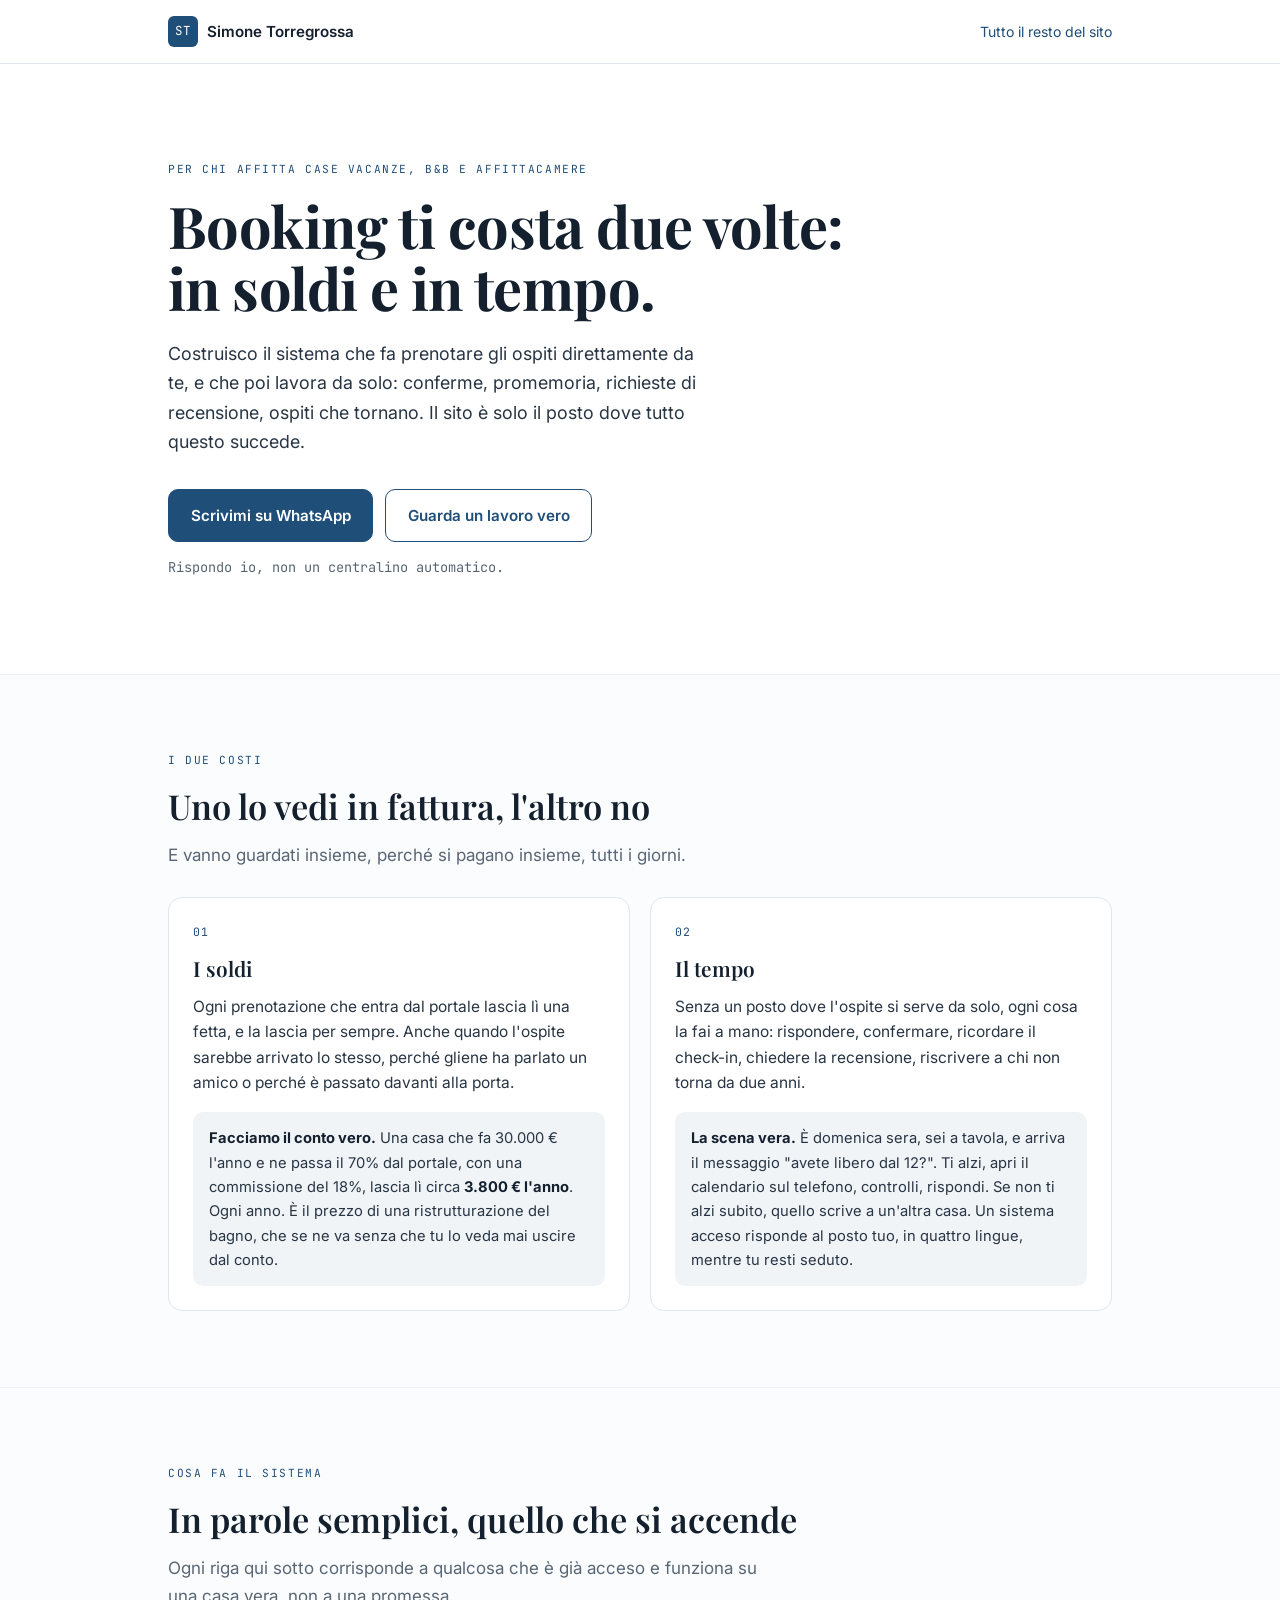
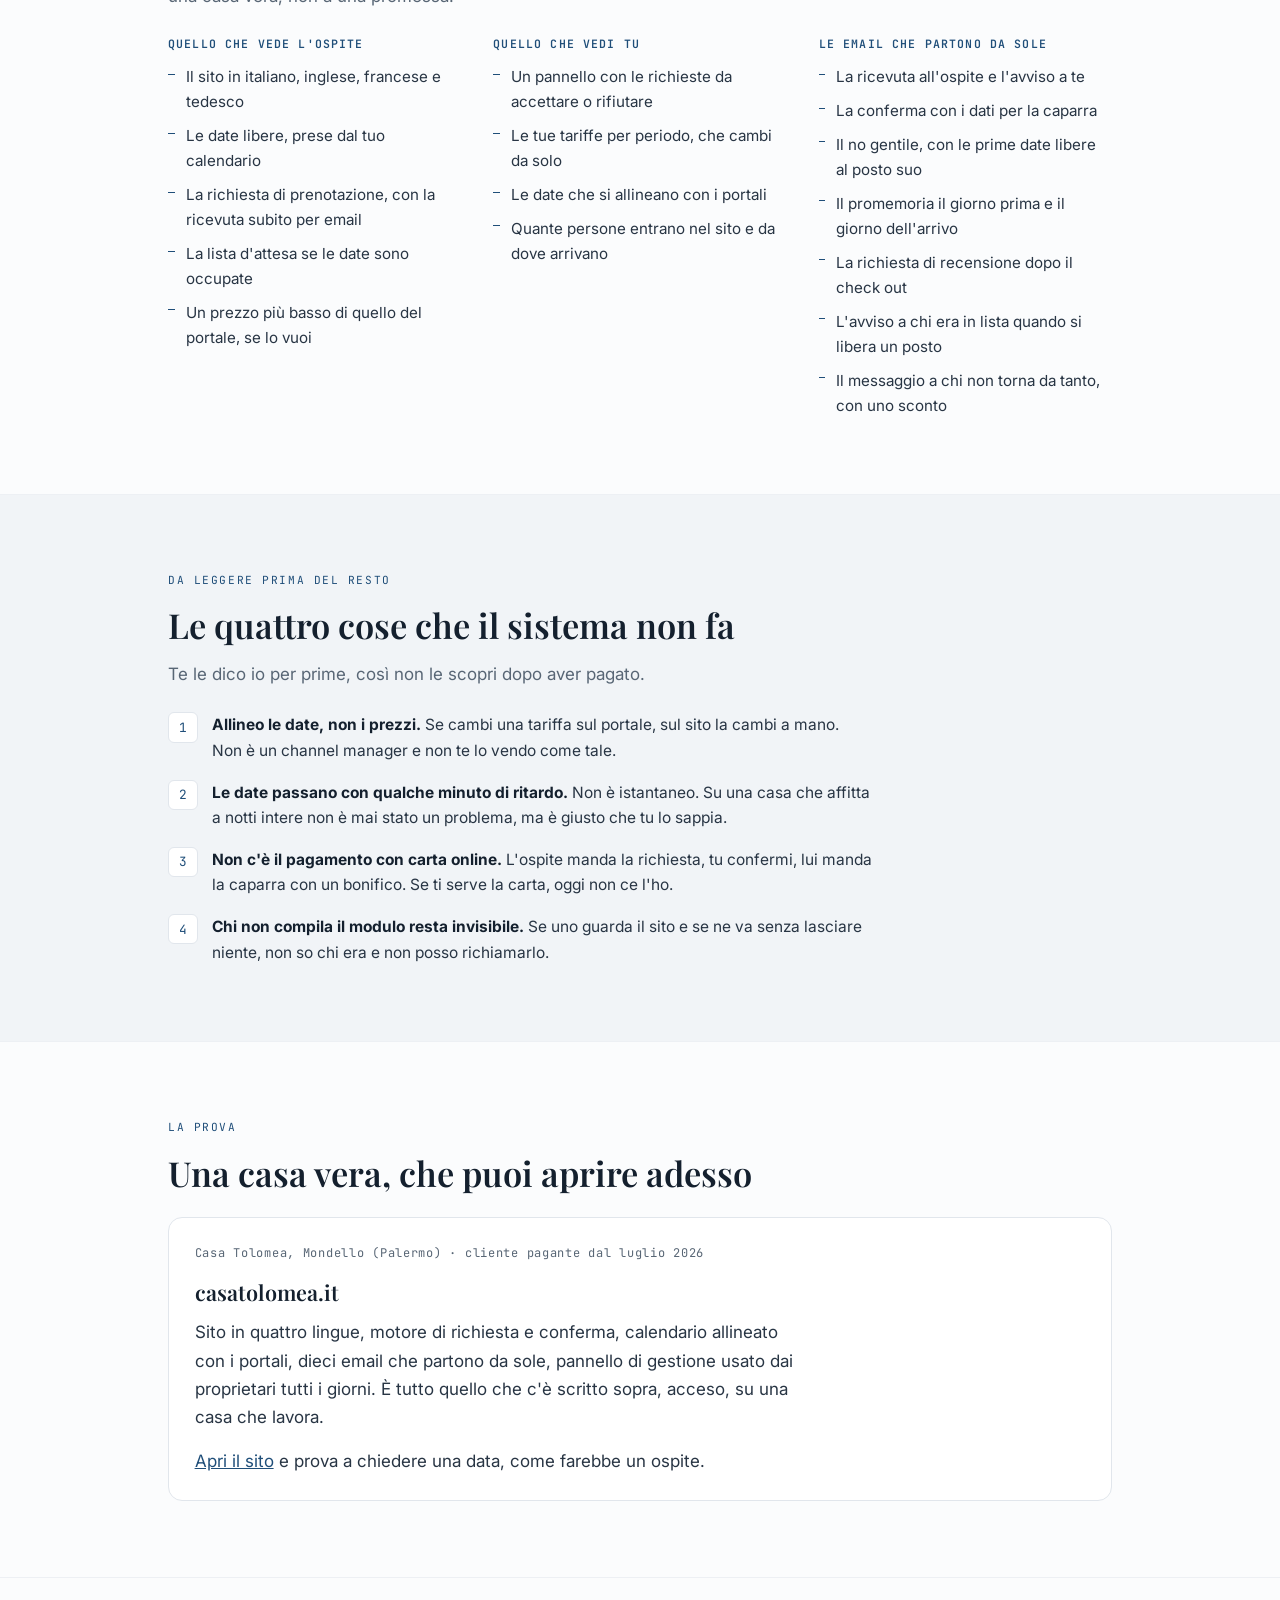
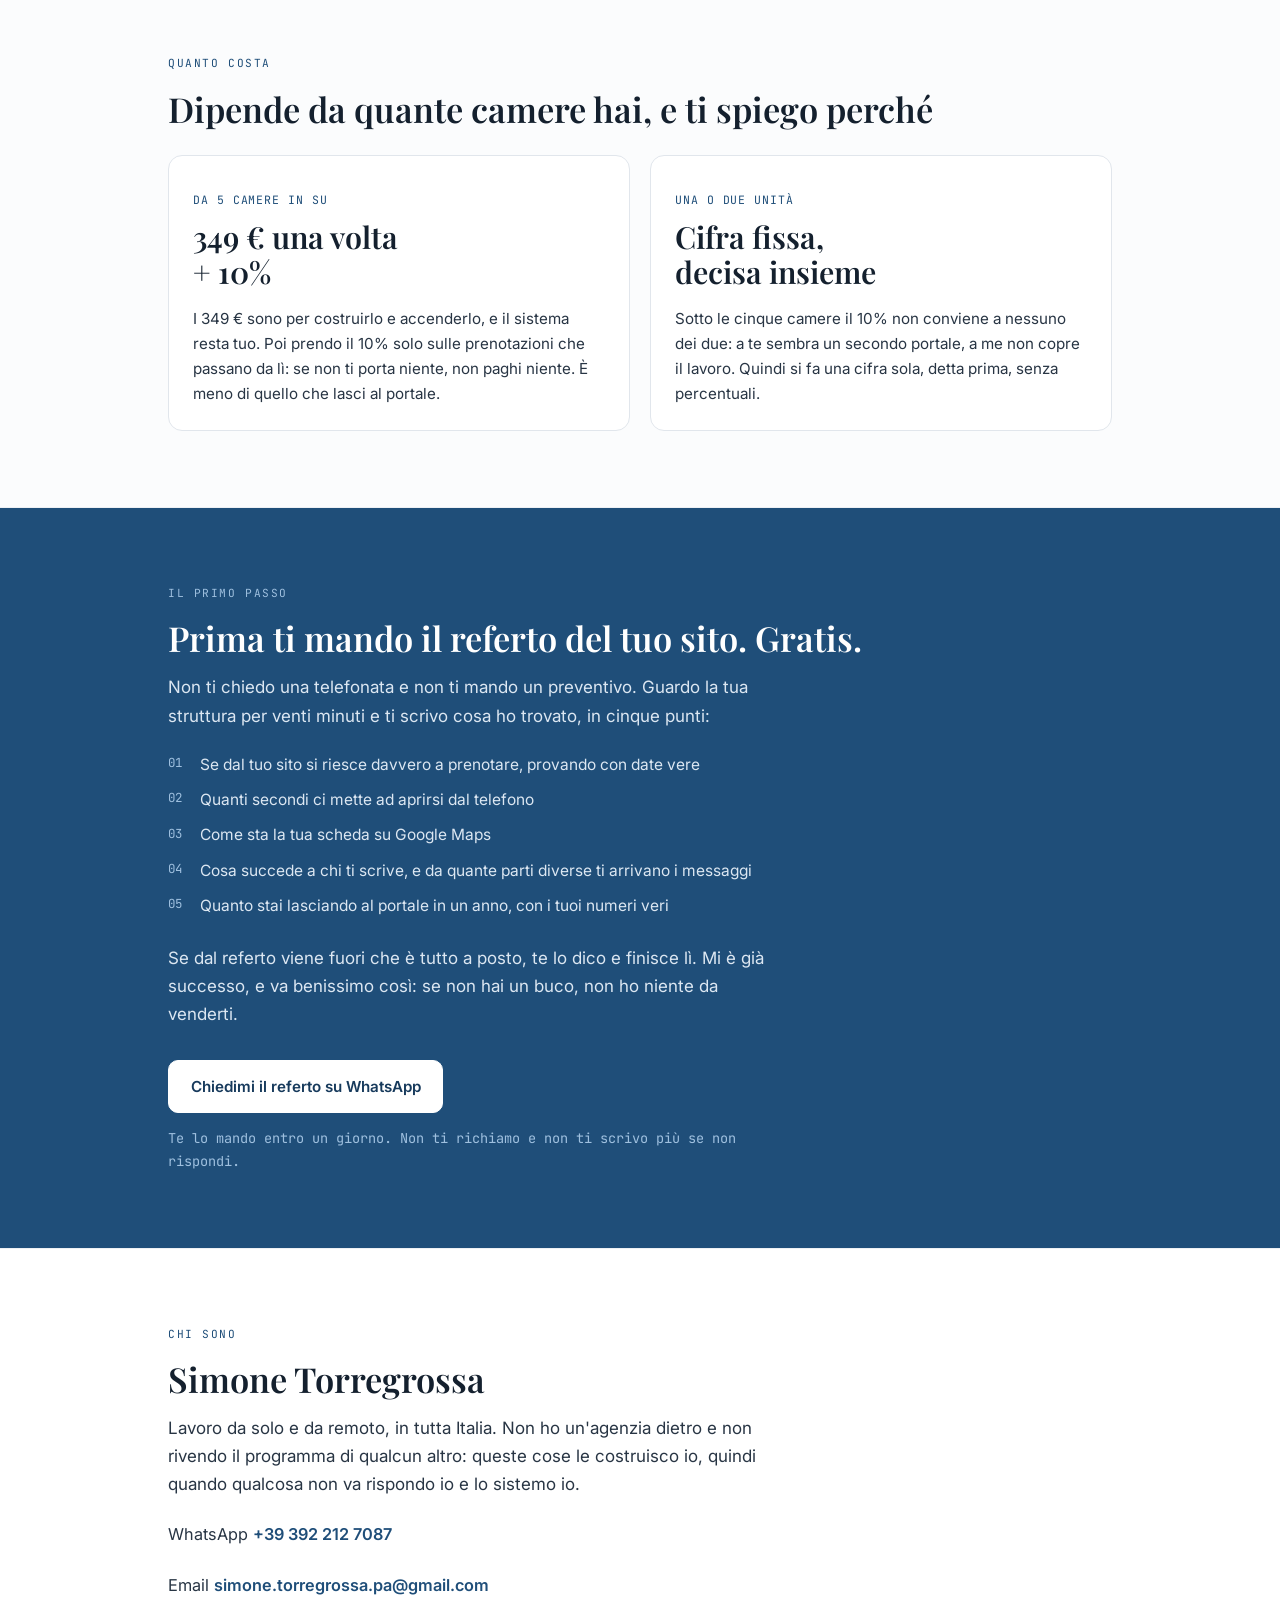
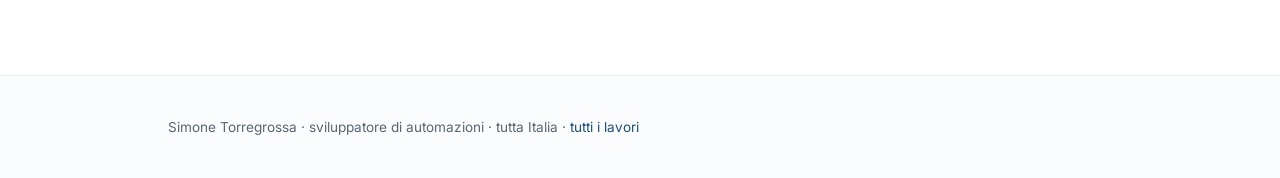
<file: case-vacanze/index.html>
<!DOCTYPE html>
<html lang="it">
<head>
<meta charset="utf-8" />
<meta name="viewport" content="width=device-width, initial-scale=1" />
<title>Prenotazioni dirette per case vacanze e B&amp;B | Simone Torregrossa</title>
<meta name="description" content="Booking ti costa due volte, in soldi e in tempo. Costruisco il sistema che fa prenotare gli ospiti sul tuo sito e manda da solo conferme, promemoria e richieste di recensione. Con i limiti dichiarati per primi." />
<link rel="canonical" href="https://torregrossadev.com/case-vacanze/" />
<meta property="og:type" content="website" />
<meta property="og:title" content="Prenotazioni dirette per case vacanze e B&amp;B" />
<meta property="og:description" content="Booking ti costa due volte, in soldi e in tempo. Il sistema che apre il canale diretto e lavora da solo." />
<meta property="og:url" content="https://torregrossadev.com/case-vacanze/" />
<link rel="preconnect" href="https://fonts.googleapis.com" />
<link rel="preconnect" href="https://fonts.gstatic.com" crossorigin />
<link rel="stylesheet" href="https://fonts.googleapis.com/css2?family=Inter:wght@400;500;600&family=JetBrains+Mono:wght@400;500&family=Playfair+Display:ital,wght@0,500;0,600;0,700;1,500&display=swap" />
<style>
:root{
  --bg:#FBFCFD; --bg-alt:#F1F4F7; --ink:#14202E; --ink-soft:#283544;
  --muted:#586675; --line:#E1E6EC; --line-soft:#EDF0F4;
  --accent:#1F4E79; --accent-ink:#173A5C; --white:#FFFFFF;
  --serif:"Playfair Display",Georgia,"Times New Roman",serif;
  --sans:"Inter",-apple-system,BlinkMacSystemFont,"Segoe UI",Roboto,sans-serif;
  --mono:"JetBrains Mono",ui-monospace,SFMono-Regular,Menlo,monospace;
  --container:64rem; --radius:14px;
}
*,*::before,*::after{box-sizing:border-box}
*{margin:0}
html{-webkit-text-size-adjust:100%}
body{
  font-family:var(--sans);font-size:17px;line-height:1.65;
  color:var(--ink-soft);background:var(--bg);-webkit-font-smoothing:antialiased;
}
img,svg{display:block;max-width:100%}
a{color:var(--accent)}
a:focus-visible,.btn:focus-visible{outline:2px solid var(--accent);outline-offset:3px;border-radius:4px}
.container{width:100%;max-width:var(--container);margin-inline:auto;padding-inline:clamp(1.25rem,5vw,2.5rem)}

/* testata */
.site-header{border-bottom:1px solid var(--line);background:var(--white)}
.header-inner{display:flex;align-items:center;justify-content:space-between;gap:1rem;padding-block:1rem}
.brand{display:flex;align-items:center;gap:.6rem;text-decoration:none;color:var(--ink)}
.brand-mark{
  font-family:var(--mono);font-size:.78rem;letter-spacing:.06em;
  background:var(--accent);color:var(--white);padding:.32rem .45rem;border-radius:6px;
}
.brand-name{font-weight:600;font-size:.95rem}
.header-inner .torna{font-size:.88rem;text-decoration:none}
.header-inner .torna:hover{text-decoration:underline}

/* impianto */
section{padding-block:clamp(3rem,7vw,4.75rem);border-bottom:1px solid var(--line-soft)}
.eyebrow{
  font-family:var(--mono);font-size:.7rem;letter-spacing:.14em;text-transform:uppercase;
  color:var(--accent);margin-bottom:1rem;
}
h1{
  font-family:var(--serif);font-weight:700;color:var(--ink);
  font-size:clamp(2.3rem,6.5vw,3.6rem);line-height:1.08;letter-spacing:-.01em;
  text-wrap:balance;
}
h2{
  font-family:var(--serif);font-weight:600;color:var(--ink);
  font-size:clamp(1.6rem,4vw,2.15rem);line-height:1.18;margin-bottom:.9rem;text-wrap:balance;
}
h3{font-family:var(--sans);font-weight:600;color:var(--ink);font-size:1.02rem;margin-bottom:.35rem}
p{max-width:38rem;margin-bottom:1rem}
p:last-child{margin-bottom:0}
.guida{color:var(--muted)}

/* apertura */
.hero{background:var(--white);padding-block:clamp(3.5rem,9vw,6rem)}
.hero p.occhiello{font-size:1.12rem;max-width:34rem;margin-top:1.25rem}
.azioni{display:flex;flex-wrap:wrap;gap:.75rem;margin-top:2rem}
.btn{
  display:inline-block;text-decoration:none;font-weight:600;font-size:.95rem;
  padding:.8rem 1.35rem;border-radius:10px;border:1px solid var(--accent);
  background:var(--accent);color:var(--white);
}
.btn:hover{background:var(--accent-ink);border-color:var(--accent-ink)}
.btn.chiaro{background:var(--white);color:var(--accent)}
.btn.chiaro:hover{background:var(--bg-alt)}
.sotto-azioni{font-size:.85rem;color:var(--muted);margin-top:.9rem;font-family:var(--mono)}

/* due costi */
.costi{display:grid;gap:1.25rem;margin-top:1.75rem}
@media(min-width:760px){.costi{grid-template-columns:1fr 1fr}}
.costo{background:var(--white);border:1px solid var(--line);border-radius:var(--radius);padding:1.5rem}
.costo .num{font-family:var(--mono);font-size:.72rem;color:var(--accent);letter-spacing:.1em;margin-bottom:.6rem}
.costo h3{font-family:var(--serif);font-size:1.3rem;font-weight:600;margin-bottom:.55rem}
.costo p{font-size:.97rem}
.scena{
  margin-top:1rem;padding:.9rem 1rem;background:var(--bg-alt);
  border-radius:10px;font-size:.92rem;color:var(--ink-soft);
}
.scena b{color:var(--ink)}

/* elenchi */
.blocchi{display:grid;gap:1.5rem;margin-top:1.5rem}
@media(min-width:760px){.blocchi{grid-template-columns:repeat(3,1fr);gap:2rem}}
.blocco h3{
  font-family:var(--mono);font-size:.72rem;letter-spacing:.1em;text-transform:uppercase;
  color:var(--accent);margin-bottom:.7rem;
}
.blocco ul{list-style:none;padding:0;display:grid;gap:.55rem}
.blocco li{font-size:.95rem;padding-left:1.1rem;position:relative}
.blocco li::before{content:"";position:absolute;left:0;top:.62em;width:.42rem;height:1px;background:var(--accent)}

/* limiti */
.limiti{background:var(--bg-alt)}
.limiti ol{list-style:none;padding:0;counter-reset:l;display:grid;gap:1rem;margin-top:1.5rem;max-width:44rem}
.limiti li{counter-increment:l;display:grid;grid-template-columns:1.9rem 1fr;gap:.85rem;font-size:.97rem}
.limiti li::before{
  content:counter(l);font-family:var(--mono);font-size:.8rem;color:var(--accent);
  border:1px solid var(--line);background:var(--white);border-radius:6px;
  width:1.9rem;height:1.9rem;display:grid;place-items:center;
}
.limiti li b{color:var(--ink)}

/* prova */
.prova{background:var(--white);border:1px solid var(--line);border-radius:var(--radius);padding:1.6rem;margin-top:1.5rem}
.prova .riga{font-family:var(--mono);font-size:.75rem;color:var(--muted);letter-spacing:.06em;margin-bottom:.7rem}
.prova h3{font-family:var(--serif);font-size:1.35rem;margin-bottom:.5rem}

/* prezzo */
.prezzi{display:grid;gap:1.25rem;margin-top:1.6rem}
@media(min-width:760px){.prezzi{grid-template-columns:1fr 1fr}}
.prezzo{border:1px solid var(--line);border-radius:var(--radius);padding:1.5rem;background:var(--white)}
.prezzo .cifra{font-family:var(--serif);font-size:1.9rem;color:var(--ink);font-weight:600;line-height:1.15}
.prezzo .quando{font-family:var(--mono);font-size:.72rem;letter-spacing:.08em;text-transform:uppercase;color:var(--accent);margin-bottom:.7rem}
.prezzo p{font-size:.95rem;margin-top:.6rem}

/* referto */
.referto{background:var(--accent);color:#DCE7F2}
.referto h2,.referto h3{color:var(--white)}
.referto .eyebrow{color:#9FC0DF}
.referto p{color:#DCE7F2}
.referto ol{list-style:none;padding:0;counter-reset:r;display:grid;gap:.6rem;margin:1.4rem 0 1.6rem;max-width:38rem}
.referto ol li{counter-increment:r;padding-left:2rem;position:relative;font-size:.97rem;color:#DCE7F2}
.referto ol li::before{
  content:"0" counter(r);position:absolute;left:0;top:.1em;
  font-family:var(--mono);font-size:.78rem;color:#9FC0DF;
}
.referto .btn{background:var(--white);color:var(--accent-ink);border-color:var(--white)}
.referto .btn:hover{background:#E8EFF6}
.referto .sotto-azioni{color:#9FC0DF}

/* chiusura */
.contatti{background:var(--white)}
.recapiti{display:grid;gap:.5rem;margin-top:1.4rem;font-size:1.02rem}
.recapiti a{font-weight:600;text-decoration:none}
.recapiti a:hover{text-decoration:underline}
footer{padding-block:2.5rem;font-size:.85rem;color:var(--muted)}
footer a{text-decoration:none}
footer a:hover{text-decoration:underline}
</style>
<script type="application/ld+json">
{
  "@context": "https://schema.org",
  "@type": "Service",
  "name": "Sistema di prenotazione diretta per case vacanze e B&B",
  "serviceType": "Sistema di prenotazione online",
  "description": "Il sistema che fa prenotare gli ospiti sul sito della struttura e manda da solo conferme, promemoria e richieste di recensione.",
  "url": "https://torregrossadev.com/case-vacanze/",
  "provider": { "@type": "Person", "@id": "https://torregrossadev.com/#simone", "name": "Simone Torregrossa", "url": "https://torregrossadev.com/" },
  "areaServed": { "@type": "Country", "name": "Italia" },
  "audience": { "@type": "BusinessAudience", "audienceType": "Case vacanze, B&B e affittacamere" }
}
</script>
</head>
<body>

<header class="site-header">
  <div class="container header-inner">
    <a class="brand" href="../" aria-label="Simone Torregrossa, torna alla home">
      <span class="brand-mark" aria-hidden="true">ST</span>
      <span class="brand-name">Simone&nbsp;Torregrossa</span>
    </a>
    <a class="torna" href="../">Tutto il resto del sito</a>
  </div>
</header>

<main>

  <section class="hero">
    <div class="container">
      <p class="eyebrow">Per chi affitta case vacanze, B&amp;B e affittacamere</p>
      <h1>Booking ti costa due volte:<br>in soldi e in tempo.</h1>
      <p class="occhiello">Costruisco il sistema che fa prenotare gli ospiti direttamente da te, e che poi lavora da solo: conferme, promemoria, richieste di recensione, ospiti che tornano. Il sito è solo il posto dove tutto questo succede.</p>
      <div class="azioni">
        <a class="btn" href="https://wa.me/393922127087">Scrivimi su WhatsApp</a>
        <a class="btn chiaro" href="https://www.casatolomea.it" rel="noopener">Guarda un lavoro vero</a>
      </div>
      <p class="sotto-azioni">Rispondo io, non un centralino automatico.</p>
    </div>
  </section>

  <section>
    <div class="container">
      <p class="eyebrow">I due costi</p>
      <h2>Uno lo vedi in fattura, l'altro no</h2>
      <p class="guida">E vanno guardati insieme, perché si pagano insieme, tutti i giorni.</p>

      <div class="costi">
        <div class="costo">
          <p class="num">01</p>
          <h3>I soldi</h3>
          <p>Ogni prenotazione che entra dal portale lascia lì una fetta, e la lascia per sempre. Anche quando l'ospite sarebbe arrivato lo stesso, perché gliene ha parlato un amico o perché è passato davanti alla porta.</p>
          <div class="scena">
            <b>Facciamo il conto vero.</b> Una casa che fa 30.000 € l'anno e ne passa il 70% dal portale, con una commissione del 18%, lascia lì circa <b>3.800 € l'anno</b>. Ogni anno. È il prezzo di una ristrutturazione del bagno, che se ne va senza che tu lo veda mai uscire dal conto.
          </div>
        </div>
        <div class="costo">
          <p class="num">02</p>
          <h3>Il tempo</h3>
          <p>Senza un posto dove l'ospite si serve da solo, ogni cosa la fai a mano: rispondere, confermare, ricordare il check-in, chiedere la recensione, riscrivere a chi non torna da due anni.</p>
          <div class="scena">
            <b>La scena vera.</b> È domenica sera, sei a tavola, e arriva il messaggio "avete libero dal 12?". Ti alzi, apri il calendario sul telefono, controlli, rispondi. Se non ti alzi subito, quello scrive a un'altra casa. Un sistema acceso risponde al posto tuo, in quattro lingue, mentre tu resti seduto.
          </div>
        </div>
      </div>
    </div>
  </section>

  <section>
    <div class="container">
      <p class="eyebrow">Cosa fa il sistema</p>
      <h2>In parole semplici, quello che si accende</h2>
      <p class="guida">Ogni riga qui sotto corrisponde a qualcosa che è già acceso e funziona su una casa vera, non a una promessa.</p>

      <div class="blocchi">
        <div class="blocco">
          <h3>Quello che vede l'ospite</h3>
          <ul>
            <li>Il sito in italiano, inglese, francese e tedesco</li>
            <li>Le date libere, prese dal tuo calendario</li>
            <li>La richiesta di prenotazione, con la ricevuta subito per email</li>
            <li>La lista d'attesa se le date sono occupate</li>
            <li>Un prezzo più basso di quello del portale, se lo vuoi</li>
          </ul>
        </div>
        <div class="blocco">
          <h3>Quello che vedi tu</h3>
          <ul>
            <li>Un pannello con le richieste da accettare o rifiutare</li>
            <li>Le tue tariffe per periodo, che cambi da solo</li>
            <li>Le date che si allineano con i portali</li>
            <li>Quante persone entrano nel sito e da dove arrivano</li>
          </ul>
        </div>
        <div class="blocco">
          <h3>Le email che partono da sole</h3>
          <ul>
            <li>La ricevuta all'ospite e l'avviso a te</li>
            <li>La conferma con i dati per la caparra</li>
            <li>Il no gentile, con le prime date libere al posto suo</li>
            <li>Il promemoria il giorno prima e il giorno dell'arrivo</li>
            <li>La richiesta di recensione dopo il check out</li>
            <li>L'avviso a chi era in lista quando si libera un posto</li>
            <li>Il messaggio a chi non torna da tanto, con uno sconto</li>
          </ul>
        </div>
      </div>
    </div>
  </section>

  <section class="limiti">
    <div class="container">
      <p class="eyebrow">Da leggere prima del resto</p>
      <h2>Le quattro cose che il sistema non fa</h2>
      <p class="guida">Te le dico io per prime, così non le scopri dopo aver pagato.</p>
      <ol>
        <li><span><b>Allineo le date, non i prezzi.</b> Se cambi una tariffa sul portale, sul sito la cambi a mano. Non è un channel manager e non te lo vendo come tale.</span></li>
        <li><span><b>Le date passano con qualche minuto di ritardo.</b> Non è istantaneo. Su una casa che affitta a notti intere non è mai stato un problema, ma è giusto che tu lo sappia.</span></li>
        <li><span><b>Non c'è il pagamento con carta online.</b> L'ospite manda la richiesta, tu confermi, lui manda la caparra con un bonifico. Se ti serve la carta, oggi non ce l'ho.</span></li>
        <li><span><b>Chi non compila il modulo resta invisibile.</b> Se uno guarda il sito e se ne va senza lasciare niente, non so chi era e non posso richiamarlo.</span></li>
      </ol>
    </div>
  </section>

  <section>
    <div class="container">
      <p class="eyebrow">La prova</p>
      <h2>Una casa vera, che puoi aprire adesso</h2>
      <div class="prova">
        <p class="riga">Casa Tolomea, Mondello (Palermo) · cliente pagante dal luglio 2026</p>
        <h3>casatolomea.it</h3>
        <p>Sito in quattro lingue, motore di richiesta e conferma, calendario allineato con i portali, dieci email che partono da sole, pannello di gestione usato dai proprietari tutti i giorni. È tutto quello che c'è scritto sopra, acceso, su una casa che lavora.</p>
        <p style="margin-top:.9rem"><a href="https://www.casatolomea.it" rel="noopener">Apri il sito</a> e prova a chiedere una data, come farebbe un ospite.</p>
      </div>
    </div>
  </section>

  <section>
    <div class="container">
      <p class="eyebrow">Quanto costa</p>
      <h2>Dipende da quante camere hai, e ti spiego perché</h2>
      <div class="prezzi">
        <div class="prezzo">
          <p class="quando">Da 5 camere in su</p>
          <p class="cifra">349 € una volta<br>+ 10%</p>
          <p>I 349 € sono per costruirlo e accenderlo, e il sistema resta tuo. Poi prendo il 10% solo sulle prenotazioni che passano da lì: se non ti porta niente, non paghi niente. È meno di quello che lasci al portale.</p>
        </div>
        <div class="prezzo">
          <p class="quando">Una o due unità</p>
          <p class="cifra">Cifra fissa,<br>decisa insieme</p>
          <p>Sotto le cinque camere il 10% non conviene a nessuno dei due: a te sembra un secondo portale, a me non copre il lavoro. Quindi si fa una cifra sola, detta prima, senza percentuali.</p>
        </div>
      </div>
    </div>
  </section>

  <section class="referto">
    <div class="container">
      <p class="eyebrow">Il primo passo</p>
      <h2>Prima ti mando il referto del tuo sito. Gratis.</h2>
      <p>Non ti chiedo una telefonata e non ti mando un preventivo. Guardo la tua struttura per venti minuti e ti scrivo cosa ho trovato, in cinque punti:</p>
      <ol>
        <li>Se dal tuo sito si riesce davvero a prenotare, provando con date vere</li>
        <li>Quanti secondi ci mette ad aprirsi dal telefono</li>
        <li>Come sta la tua scheda su Google Maps</li>
        <li>Cosa succede a chi ti scrive, e da quante parti diverse ti arrivano i messaggi</li>
        <li>Quanto stai lasciando al portale in un anno, con i tuoi numeri veri</li>
      </ol>
      <p>Se dal referto viene fuori che è tutto a posto, te lo dico e finisce lì. Mi è già successo, e va benissimo così: se non hai un buco, non ho niente da venderti.</p>
      <div class="azioni">
        <a class="btn" href="https://wa.me/393922127087">Chiedimi il referto su WhatsApp</a>
      </div>
      <p class="sotto-azioni">Te lo mando entro un giorno. Non ti richiamo e non ti scrivo più se non rispondi.</p>
    </div>
  </section>

  <section class="contatti">
    <div class="container">
      <p class="eyebrow">Chi sono</p>
      <h2>Simone Torregrossa</h2>
      <p>Lavoro da solo e da remoto, in tutta Italia. Non ho un'agenzia dietro e non rivendo il programma di qualcun altro: queste cose le costruisco io, quindi quando qualcosa non va rispondo io e lo sistemo io.</p>
      <div class="recapiti">
        <p>WhatsApp <a href="https://wa.me/393922127087">+39 392 212 7087</a></p>
        <p>Email <a href="mailto:simone.torregrossa.pa@gmail.com">simone.torregrossa.pa@gmail.com</a></p>
      </div>
    </div>
  </section>

</main>

<footer>
  <div class="container">
    <p>Simone Torregrossa · sviluppatore di automazioni · tutta Italia · <a href="../">tutti i lavori</a></p>
  </div>
</footer>

</body>
</html>
</file>
